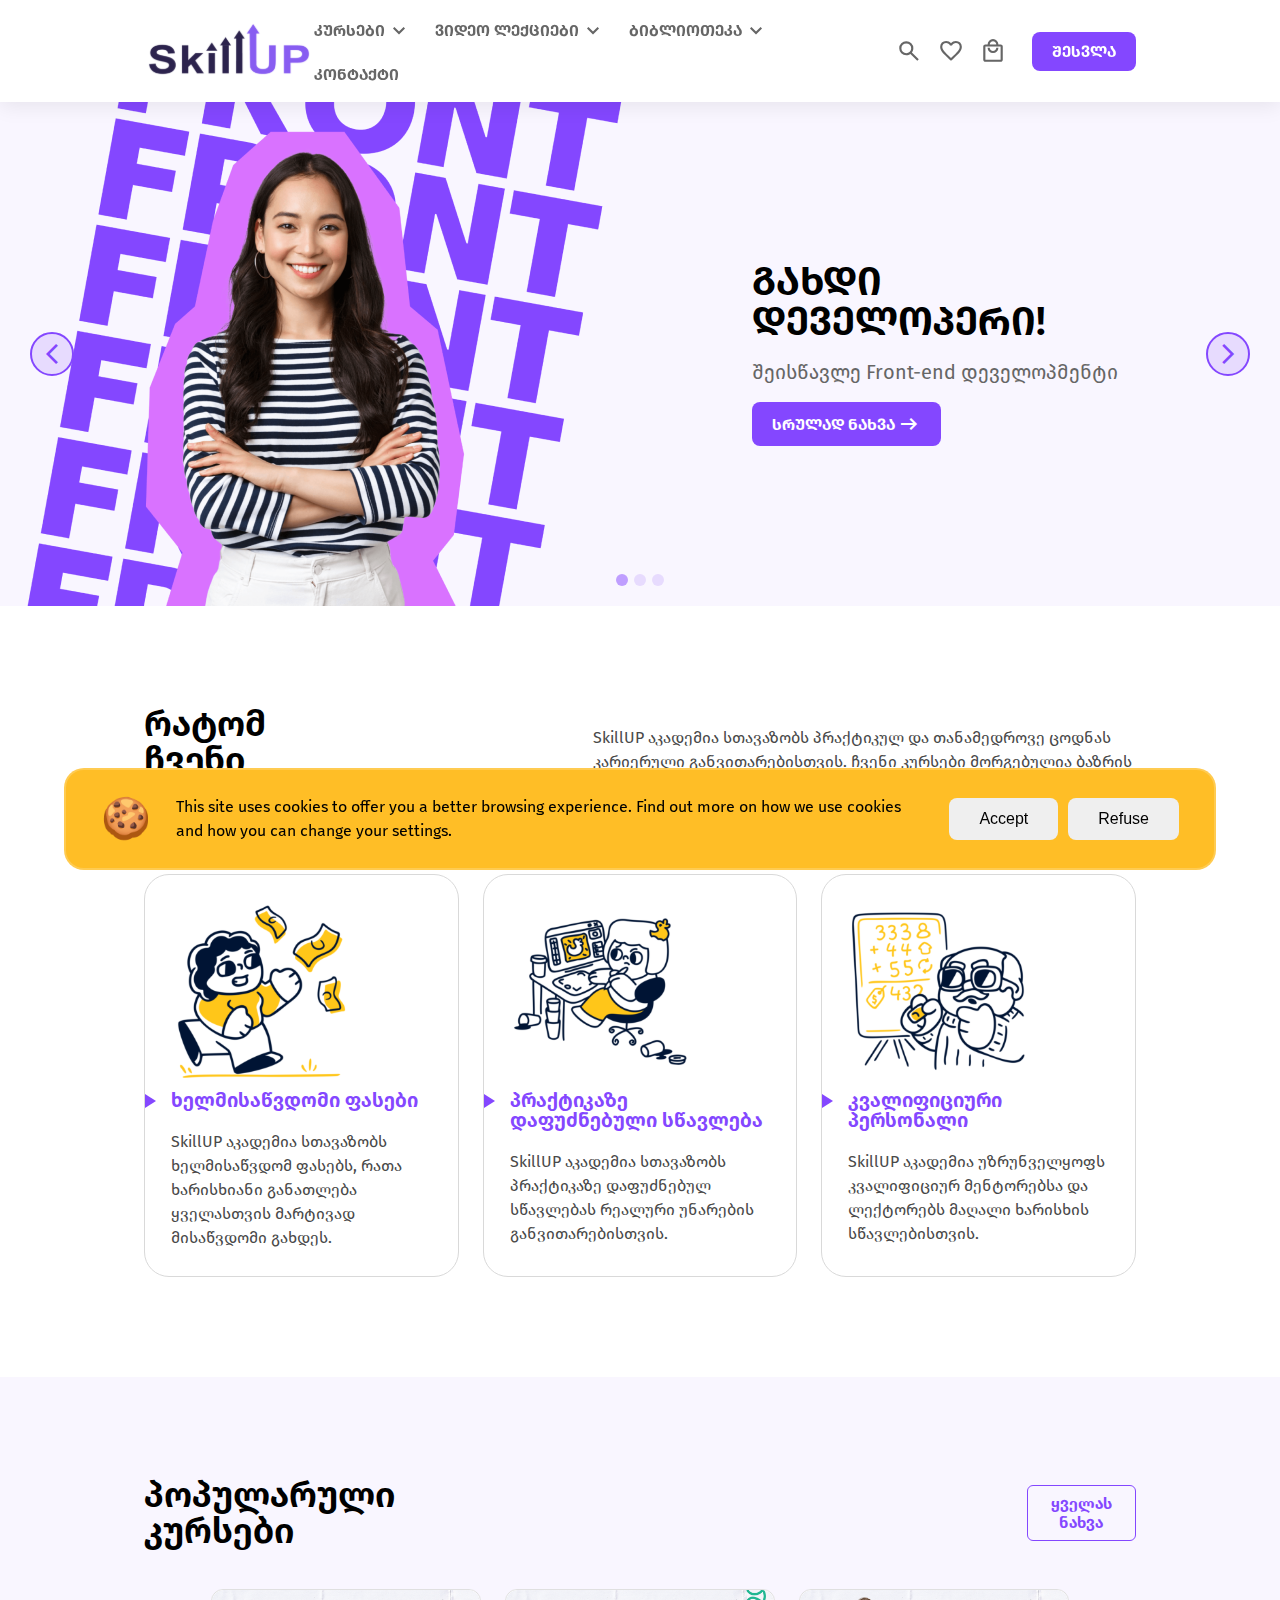
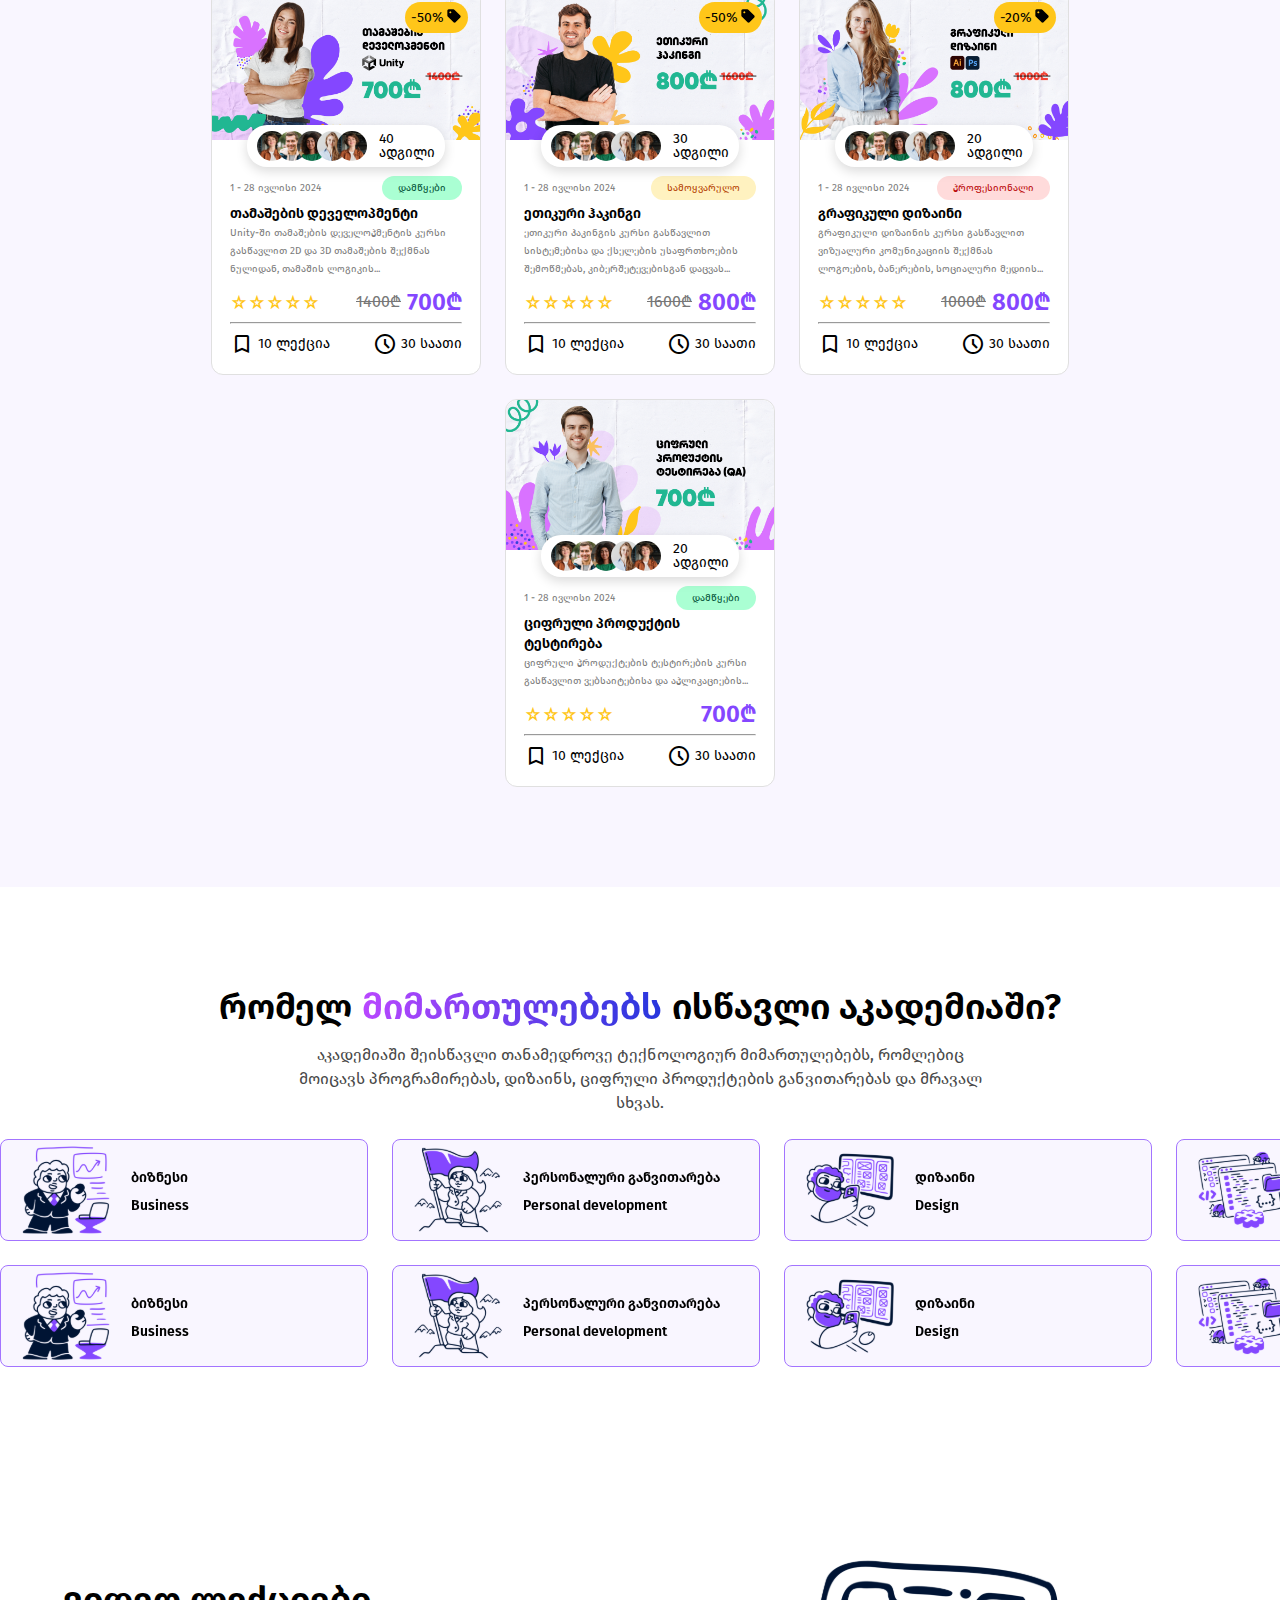
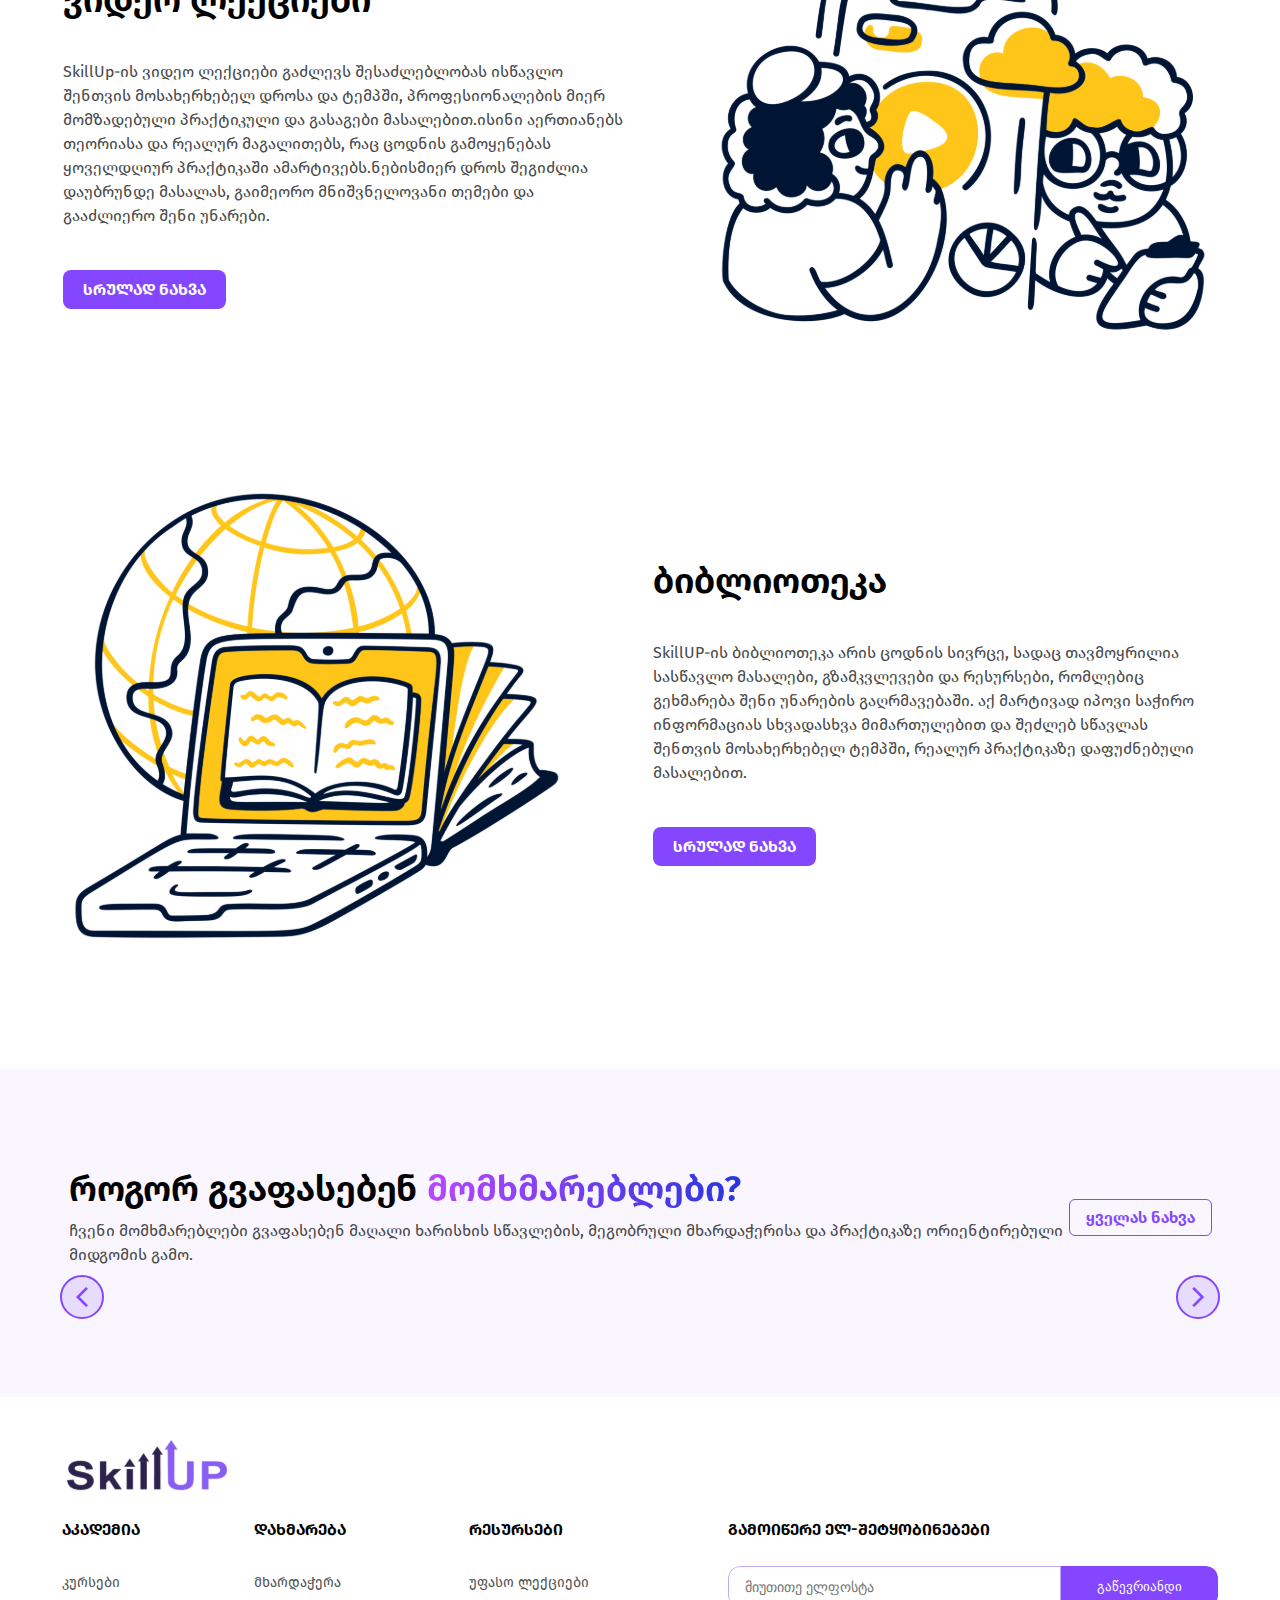
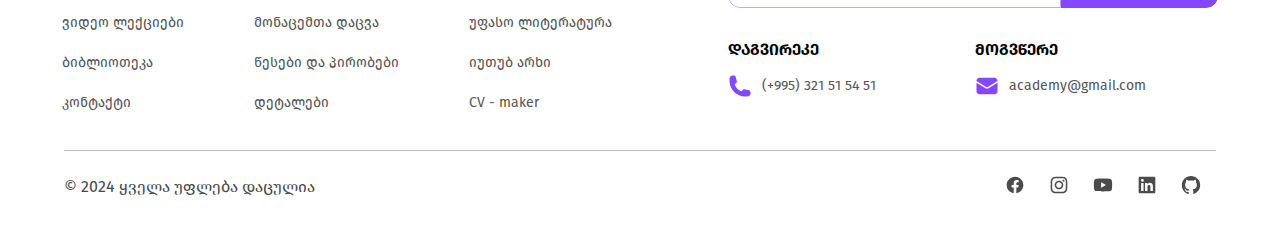
<file: index.html>
<!doctype html>
<html lang="en">
  <head>
    <meta charset="UTF-8" />
    <meta name="viewport" content="width=device-width, initial-scale=1.0" />
    <link rel="stylesheet" href="./css/reset.css" />
    <link
      rel="stylesheet"
      href="https://fonts.googleapis.com/css2?family=Material+Symbols+Outlined:opsz,wght,FILL,GRAD@20..48,100..700,0..1,-50..200"
    />
    <link rel="stylesheet" href="./css/style.css" />
    <script src="./js/script.js" defer></script>
    <script src="./js/slider.js" defer></script>
    <script src="./js/cookie_and_burger.js" defer ></script>

    <title>NIA FRONT FINAL</title>
  </head>

  <body>
    <header class="navbar">
      <a href="./index.html">
        <div class="logo">
          <img src="./svgs/LOGO.svg" alt="logo" />
        </div>
      </a>

      <div class="menu_toggle" id="burger">
          <span></span>
          <span></span>
          <span></span>
      </div>

      <div class="right_panel">
        <nav class="nav-links">
          <a href="#"
            >კურსები<span class="material-symbols-outlined nav-arrow"
              >keyboard_arrow_down</span
            ></a
          >
          <a href="#"
            >ვიდეო ლექციები<span class="material-symbols-outlined nav-arrow"
              >keyboard_arrow_down</span
            ></a
          >
          <a href="#"
            >ბიბლიოთეკა<span class="material-symbols-outlined nav-arrow"
              >keyboard_arrow_down</span
            ></a
          >
          <a href="#">კონტაქტი</a>
        </nav>

        <div class="nav-icons">
          <span class="material-symbols-outlined icon">search</span>
          <span class="material-symbols-outlined icon">favorite</span>
          <span class="material-symbols-outlined icon">local_mall</span>
        </div>

        <a href="./login.html">
          <button class="login_button">შესვლა</button>
        </a>

      </div>
    </header>

    <section class="slider">
      <div class="slides">
        <div class="slide slide_active">
          <img src="./images/slider_images/Developer.png" alt="Developer" />
          <div class="slide_content">
            <h1>გახდი დეველოპერი!</h1>
            <p>შეისწავლე Front-end დეველოპმენტი</p>
            <button class="button_arrow">
              სრულად ნახვა
              <span class="material-symbols-outlined arrow_icon">
                arrow_right_alt
              </span>
            </button>
          </div>
        </div>

        <div class="slide">
          <img src="./images/slider_images/Designer.png" alt="Designer" />
          <div class="slide_content">
            <h1>გახდი დიზაინერი!</h1>
            <p>შეისწავლე გრაფიკული დიზაინი</p>
            <button class="button_arrow">
              სრულად ნახვა
              <span class="material-symbols-outlined arrow_icon">
                arrow_right_alt
              </span>
            </button>
          </div>
        </div>

        <div class="slide">
          <img src="./images/slider_images/Businessman.png" alt="Businessman" />
          <div class="slide_content">
            <h1>გახდი ბიზნესმენი!</h1>
            <p>შექმენი საკუთარი ბიზნესი/სტარტაპი</p>
            <button class="button_arrow">
              სრულად ნახვა
              <span class="material-symbols-outlined arrow_icon">
                arrow_right_alt
              </span>
            </button>
          </div>
        </div>
      </div>

      <span class="material-symbols-outlined arrow_left1"
        >arrow_back_ios_new</span
      >
      <span class="material-symbols-outlined arrow_right1"
        >arrow_forward_ios</span
      >

      <div class="slider_dots">
        <span class="dot active"></span>
        <span class="dot"></span>
        <span class="dot"></span>
      </div>
    </section>

    <section class="section2">
      <div class="top_content">
        <div class="left_text">
          <h2 class="heading2">რატომ ჩვენი</h2>
          <h2 class="heading2_feradi">აკადემია?</h2>
        </div>
        <div class="text_wrapper">
          <p class="paragraph">
            SkillUP აკადემია სთავაზობს პრაქტიკულ და თანამედროვე ცოდნას კარიერული
            განვითარებისთვის. ჩვენი კურსები მორგებულია ბაზრის მოთხოვნებს და
            მუდმივად ერგება თანამედროვე ტრენდებს.
          </p>
        </div>
      </div>

      <div class="cards_below">
        <div class="card">
          <div class="card_photo">
            <img
              class="card_photo"
              src="./svgs/card_svgs/money.svg"
              alt="fasebi"
            />
          </div>

          <div class="card_triangle">
            <img src="./svgs/triangle icon.svg" alt="triangle" />
          </div>

          <h3 class="card_satauri">ხელმისაწვდომი ფასები</h3>
          <p class="paragraph">
            SkillUP აკადემია სთავაზობს ხელმისაწვდომ ფასებს, რათა ხარისხიანი
            განათლება ყველასთვის მარტივად მისაწვდომი გახდეს.
          </p>
        </div>

        <div class="card">
          <div class="card_photo">
            <img
              class="card_photo"
              src="./svgs/card_svgs/computer.svg"
              alt="swavleba"
            />
          </div>

          <div class="card_triangle">
            <img src="./svgs/triangle icon.svg" alt="triangle" />
          </div>

          <h3 class="card_satauri">პრაქტიკაზე დაფუძნებული სწავლება</h3>
          <p class="paragraph">
            SkillUP აკადემია სთავაზობს პრაქტიკაზე დაფუძნებულ სწავლებას რეალური
            უნარების განვითარებისთვის.
          </p>
        </div>

        <div class="card">
          <div class="card_photo">
            <img
              class="card_photo"
              src="./svgs/card_svgs/math.svg"
              alt="personali"
            />
          </div>

          <div class="card_triangle">
            <img src="./svgs/triangle icon.svg" alt="triangle" />
          </div>

          <h3 class="card_satauri">კვალიფიციური პერსონალი</h3>
          <p class="paragraph">
            SkillUP აკადემია უზრუნველყოფს კვალიფიციურ მენტორებსა და ლექტორებს
            მაღალი ხარისხის სწავლებისთვის.
          </p>
        </div>
      </div>
    </section>

    <section class="section3">
      <div class="section3_container">
        <div class="courses_header">
          <h2 class="heading2">პოპულარული კურსები</h2>
          <button class="button_outline">ყველას ნახვა</button>
        </div>

        <div class="courses_wrapper">

          <div class="course_cards">
            <div class="course_card">
              <div class="image_div">
                <img
                  src="./images/courses_cards_images/unity.png"
                  alt="Unity"
                />
              </div>
              <div class="sale">
                <p class="sale_para">-50%</p>
                <div class="sale_icon">
                  <img src="./svgs/sale icon.svg" alt="Sale" />
                </div>
              </div>
              <div class="places">
                <div class="places_photos">
                  <img src="./images/people_images/1.png" alt="1person" />
                  <img src="./images/people_images/2.png" alt="2person" />
                  <img src="./images/people_images/3.png" alt="3person" />
                  <img src="./images/people_images/4.png" alt="4person" />
                  <img src="./images/people_images/1.png" alt="5person" />
                </div>
                <p class="sale_para">40 ადგილი</p>
              </div>
              <div class="below_content">
                <div class="top_text">
                  <p class="top_para">1 - 28 ივლისი 2024</p>
                  <div class="top_para_peradi">დამწყები</div>
                </div>
                <p class="course_heading">თამაშების დეველოპმენტი</p>
                <p class="para_patara">
                  Unity-ში თამაშების დეველოპმენტის კურსი გასწავლით 2D და 3D
                  თამაშების შექმნას ნულიდან, თამაშის ლოგიკის...
                </p>
                <div class="bottom_text">
                  <div class="pasebi">
                    <div class="rating">
                      <span class="material-symbols-outlined starfirst">
                        star_rate
                      </span>
                      <span class="material-symbols-outlined starfirst">
                        star_rate
                      </span>
                      <span class="material-symbols-outlined starfirst">
                        star_rate
                      </span>
                      <span class="material-symbols-outlined starfirst">
                        star_rate
                      </span>
                      <span class="material-symbols-outlined starfirst">
                        star_rate
                      </span>
                    </div>

                    <div class="right_part">
                      <p class="old_price_para">1400₾</p>
                      <p class="new_price">700₾</p>
                    </div>
                  </div>

                  <hr class="card_line" />

                  <div class="below_line_content">
                    <div class="lecture_number">
                      <span class="material-symbols-outlined lecture">
                        bookmark
                      </span>
                      <p class="sale_para">10 ლექცია</p>
                    </div>

                    <div class="time_number">
                      <span class="material-symbols-outlined time">
                        schedule
                      </span>
                      <p class="sale_para">30 საათი</p>
                    </div>
                  </div>
                </div>
              </div>
            </div>

            <div class="course_card">
              <div class="image_div">
                <img
                  src="./images/courses_cards_images/hacking.png"
                  alt="Hacking"
                />
              </div>
              <div class="sale">
                <p class="sale_para">-50%</p>
                <div class="sale_icon">
                  <img src="./svgs/sale icon.svg" alt="Sale" />
                </div>
              </div>
              <div class="places">
                <div class="places_photos">
                  <img src="./images/people_images/1.png" alt="1person" />
                  <img src="./images/people_images/2.png" alt="2person" />
                  <img src="./images/people_images/3.png" alt="3person" />
                  <img src="./images/people_images/4.png" alt="4person" />
                  <img src="./images/people_images/1.png" alt="5person" />
                </div>
                <p class="sale_para">30 ადგილი</p>
              </div>
              <div class="below_content">
                <div class="top_text">
                  <p class="top_para">1 - 28 ივლისი 2024</p>
                  <div class="top_para_peradi_samoy">სამოყვარულო</div>
                </div>
                <p class="course_heading">ეთიკური ჰაკინგი</p>
                <p class="para_patara">
                  ეთიკური ჰაკინგის კურსი გასწავლით სისტემებისა და ქსელების
                  უსაფრთხოების შემოწმებას, კიბერშეტევებისგან დაცვას...
                </p>
                <div class="bottom_text">
                  <div class="pasebi">
                    <div class="rating">
                      <span class="material-symbols-outlined starfirst">
                        star_rate
                      </span>
                      <span class="material-symbols-outlined starfirst">
                        star_rate
                      </span>
                      <span class="material-symbols-outlined starfirst">
                        star_rate
                      </span>
                      <span class="material-symbols-outlined starfirst">
                        star_rate
                      </span>
                      <span class="material-symbols-outlined starfirst">
                        star_rate
                      </span>
                    </div>

                    <div class="right_part">
                      <p class="old_price_para">1600₾</p>
                      <p class="new_price">800₾</p>
                    </div>
                  </div>

                  <hr class="card_line" />

                  <div class="below_line_content">
                    <div class="lecture_number">
                      <span class="material-symbols-outlined lecture">
                        bookmark
                      </span>
                      <p class="sale_para">10 ლექცია</p>
                    </div>

                    <div class="time_number">
                      <span class="material-symbols-outlined time">
                        schedule
                      </span>
                      <p class="sale_para">30 საათი</p>
                    </div>
                  </div>
                </div>
              </div>
            </div>

            <div class="course_card">
              <div class="image_div">
                <img
                  src="./images/courses_cards_images/design.png"
                  alt="Design"
                />
              </div>
              <div class="sale">
                <p class="sale_para">-20%</p>
                <div class="sale_icon">
                  <img src="./svgs/sale icon.svg" alt="Sale" />
                </div>
              </div>
              <div class="places">
                <div class="places_photos">
                  <img src="./images/people_images/1.png" alt="1person" />
                  <img src="./images/people_images/2.png" alt="2person" />
                  <img src="./images/people_images/3.png" alt="3person" />
                  <img src="./images/people_images/4.png" alt="4person" />
                  <img src="./images/people_images/1.png" alt="5person" />
                </div>
                <p class="sale_para">20 ადგილი</p>
              </div>
              <div class="below_content">
                <div class="top_text">
                  <p class="top_para">1 - 28 ივლისი 2024</p>
                  <div class="top_para_peradi_prof">პროფესიონალი</div>
                </div>
                <p class="course_heading">გრაფიკული დიზაინი</p>
                <p class="para_patara">
                  გრაფიკული დიზაინის კურსი გასწავლით ვიზუალური კომუნიკაციის
                  შექმნას ლოგოების, ბანერების, სოციალური მედიის...
                </p>
                <div class="bottom_text">
                  <div class="pasebi">
                    <div class="rating">
                      <span class="material-symbols-outlined starfirst">
                        star_rate
                      </span>
                      <span class="material-symbols-outlined starfirst">
                        star_rate
                      </span>
                      <span class="material-symbols-outlined starfirst">
                        star_rate
                      </span>
                      <span class="material-symbols-outlined starfirst">
                        star_rate
                      </span>
                      <span class="material-symbols-outlined starfirst">
                        star_rate
                      </span>
                    </div>

                    <div class="right_part">
                      <p class="old_price_para">1000₾</p>
                      <p class="new_price">800₾</p>
                    </div>
                  </div>

                  <hr class="card_line" />

                  <div class="below_line_content">
                    <div class="lecture_number">
                      <span class="material-symbols-outlined lecture">
                        bookmark
                      </span>
                      <p class="sale_para">10 ლექცია</p>
                    </div>

                    <div class="time_number">
                      <span class="material-symbols-outlined time">
                        schedule
                      </span>
                      <p class="sale_para">30 საათი</p>
                    </div>
                  </div>
                </div>
              </div>
            </div>

            <div class="course_card">
              <div class="image_div">
                <img src="./images/courses_cards_images/QA.png" alt="QA" />
              </div>
              <div class="places">
                <div class="places_photos">
                  <img src="./images/people_images/1.png" alt="1person" />
                  <img src="./images/people_images/2.png" alt="2person" />
                  <img src="./images/people_images/3.png" alt="3person" />
                  <img src="./images/people_images/4.png" alt="4person" />
                  <img src="./images/people_images/1.png" alt="5person" />
                </div>
                <p class="sale_para">20 ადგილი</p>
              </div>
              <div class="below_content">
                <div class="top_text">
                  <p class="top_para">1 - 28 ივლისი 2024</p>
                  <div class="top_para_peradi">დამწყები</div>
                </div>
                <p class="course_heading">ციფრული პროდუქტის ტესტირება</p>
                <p class="para_patara">
                  ციფრული პროდუქტების ტესტირების კურსი გასწავლით ვებსაიტებისა და
                  აპლიკაციების...
                </p>
                <div class="bottom_text">
                  <div class="pasebi">
                    <div class="rating">
                      <span class="material-symbols-outlined starfirst">
                        star_rate
                      </span>
                      <span class="material-symbols-outlined starfirst">
                        star_rate
                      </span>
                      <span class="material-symbols-outlined starfirst">
                        star_rate
                      </span>
                      <span class="material-symbols-outlined starfirst">
                        star_rate
                      </span>
                      <span class="material-symbols-outlined starfirst">
                        star_rate
                      </span>
                    </div>

                    <div class="right_part">
                      <p class="new_price">700₾</p>
                    </div>
                  </div>

                  <hr class="card_line" />

                  <div class="below_line_content">
                    <div class="lecture_number">
                      <span class="material-symbols-outlined lecture">
                        bookmark
                      </span>
                      <p class="sale_para">10 ლექცია</p>
                    </div>

                    <div class="time_number">
                      <span class="material-symbols-outlined time">
                        schedule
                      </span>
                      <p class="sale_para">30 საათი</p>
                    </div>
                  </div>
                </div>
              </div>
            </div>
          </div>

        </div>
      </div>
    </section>

    <section class="section4">
      <div class="section4_wrapper">
              <div class="magla_section">
        <div class="magla_text">
          <h2 class="heading2">რომელ</h2>
          <h2 class="heading2_feradi">მიმართულებებს</h2>
          <h2 class="heading2">ისწავლი აკადემიაში?</h2>
        </div>

        <div class="dabla_text">
          <p class="paragraph">
            აკადემიაში შეისწავლი თანამედროვე ტექნოლოგიურ მიმართულებებს, რომლებიც
            მოიცავს პროგრამირებას, დიზაინს, ციფრული პროდუქტების განვითარებას და
            მრავალ სხვას.
          </p>
        </div>
      </div>

      <div class="infinity_loop">
        <div class="loop1">
          <div class="loop_card">
            <img src="./svgs/loop_svgs/Business.svg" alt="Business" />
            <div class="loop_text">
              <p class="course_heading">ბიზნესი</p>
              <p class="course_heading">Business</p>
            </div>
          </div>
          <div class="loop_card">
            <img
              src="./svgs/loop_svgs/Personal_deleopment.svg"
              alt="Personal development"
            />
            <div class="loop_text">
              <p class="course_heading">პერსონალური განვითარება</p>
              <p class="course_heading">Personal development</p>
            </div>
          </div>
          <div class="loop_card">
            <img src="./svgs/loop_svgs/design.svg" alt="Design" />
            <div class="loop_text">
              <p class="course_heading">დიზაინი</p>
              <p class="course_heading">Design</p>
            </div>
          </div>
          <div class="loop_card">
            <img src="./svgs/loop_svgs/development.svg" alt="Development" />
            <div class="loop_text">
              <p class="course_heading">დეველოპმენტი</p>
              <p class="course_heading">Development</p>
            </div>
          </div>
          <div class="loop_card">
            <img src="./svgs/loop_svgs/marketing.svg" alt="Marketing" />
            <div class="loop_text">
              <p class="course_heading">მარკეტინგი</p>
              <p class="course_heading">Marketing</p>
            </div>
          </div>
          <div class="loop_card">
            <img src="./svgs/loop_svgs/it.svg" alt="IT" />
            <div class="loop_text">
              <p class="course_heading">ტექნოლოგიები</p>
              <p class="course_heading">IT and software</p>
            </div>
          </div>

          <!-- another duplicates -->

          <div class="loop_card">
            <img src="./svgs/loop_svgs/Business.svg" alt="Business" />
            <div class="loop_text">
              <p class="course_heading">ბიზნესი</p>
              <p class="course_heading">Business</p>
            </div>
          </div>
          <div class="loop_card">
            <img
              src="./svgs/loop_svgs/Personal_deleopment.svg"
              alt="Personal development"
            />
            <div class="loop_text">
              <p class="course_heading">პერსონალური განვითარება</p>
              <p class="course_heading">Personal development</p>
            </div>
          </div>
          <div class="loop_card">
            <img src="./svgs/loop_svgs/design.svg" alt="Design" />
            <div class="loop_text">
              <p class="course_heading">დიზაინი</p>
              <p class="course_heading">Design</p>
            </div>
          </div>
          <div class="loop_card">
            <img src="./svgs/loop_svgs/development.svg" alt="Development" />
            <div class="loop_text">
              <p class="course_heading">დეველოპმენტი</p>
              <p class="course_heading">Development</p>
            </div>
          </div>
          <div class="loop_card">
            <img src="./svgs/loop_svgs/marketing.svg" alt="Marketing" />
            <div class="loop_text">
              <p class="course_heading">მარკეტინგი</p>
              <p class="course_heading">Marketing</p>
            </div>
          </div>
          <div class="loop_card">
            <img src="./svgs/loop_svgs/it.svg" alt="IT" />
            <div class="loop_text">
              <p class="course_heading">ტექნოლოგიები</p>
              <p class="course_heading">IT and software</p>
            </div>
          </div>
        </div>

        <div class="loop1 reversed">
          <div class="loop_card">
            <img src="./svgs/loop_svgs/Business.svg" alt="Business" />
            <div class="loop_text">
              <p class="course_heading">ბიზნესი</p>
              <p class="course_heading">Business</p>
            </div>
          </div>
          <div class="loop_card">
            <img
              src="./svgs/loop_svgs/Personal_deleopment.svg"
              alt="Personal development"
            />
            <div class="loop_text">
              <p class="course_heading">პერსონალური განვითარება</p>
              <p class="course_heading">Personal development</p>
            </div>
          </div>
          <div class="loop_card">
            <img src="./svgs/loop_svgs/design.svg" alt="Design" />
            <div class="loop_text">
              <p class="course_heading">დიზაინი</p>
              <p class="course_heading">Design</p>
            </div>
          </div>
          <div class="loop_card">
            <img src="./svgs/loop_svgs/development.svg" alt="Development" />
            <div class="loop_text">
              <p class="course_heading">დეველოპმენტი</p>
              <p class="course_heading">Development</p>
            </div>
          </div>
          <div class="loop_card">
            <img src="./svgs/loop_svgs/marketing.svg" alt="Marketing" />
            <div class="loop_text">
              <p class="course_heading">მარკეტინგი</p>
              <p class="course_heading">Marketing</p>
            </div>
          </div>
          <div class="loop_card">
            <img src="./svgs/loop_svgs/it.svg" alt="IT" />
            <div class="loop_text">
              <p class="course_heading">ტექნოლოგიები</p>
              <p class="course_heading">IT and software</p>
            </div>
          </div>

          <!-- another duplicates -->

          <div class="loop_card">
            <img src="./svgs/loop_svgs/Business.svg" alt="Business" />
            <div class="loop_text">
              <p class="course_heading">ბიზნესი</p>
              <p class="course_heading">Business</p>
            </div>
          </div>
          <div class="loop_card">
            <img
              src="./svgs/loop_svgs/Personal_deleopment.svg"
              alt="Personal development"
            />
            <div class="loop_text">
              <p class="course_heading">პერსონალური განვითარება</p>
              <p class="course_heading">Personal development</p>
            </div>
          </div>
          <div class="loop_card">
            <img src="./svgs/loop_svgs/design.svg" alt="Design" />
            <div class="loop_text">
              <p class="course_heading">დიზაინი</p>
              <p class="course_heading">Design</p>
            </div>
          </div>
          <div class="loop_card">
            <img src="./svgs/loop_svgs/development.svg" alt="Development" />
            <div class="loop_text">
              <p class="course_heading">დეველოპმენტი</p>
              <p class="course_heading">Development</p>
            </div>
          </div>
          <div class="loop_card">
            <img src="./svgs/loop_svgs/marketing.svg" alt="Marketing" />
            <div class="loop_text">
              <p class="course_heading">მარკეტინგი</p>
              <p class="course_heading">Marketing</p>
            </div>
          </div>
          <div class="loop_card">
            <img src="./svgs/loop_svgs/it.svg" alt="IT" />
            <div class="loop_text">
              <p class="course_heading">ტექნოლოგიები</p>
              <p class="course_heading">IT and software</p>
            </div>
          </div>
        </div>
      </div>
      </div>


        
      </div>
    </section>

    <section class="section5">
      <div class="Video_lectures">
        <div class="Video_lectures_text">
          <h2 class="heading2">ვიდეო ლექციები</h2>
          <div class="para_div">
            <p class="paragraph">SkillUp-ის ვიდეო ლექციები გაძლევს შესაძლებლობას ისწავლო შენთვის მოსახერხებელ დროსა და ტემპში, პროფესიონალების მიერ მომზადებული პრაქტიკული და გასაგები მასალებით.ისინი აერთიანებს თეორიასა და რეალურ მაგალითებს, რაც ცოდნის გამოყენებას ყოველდღიურ პრაქტიკაში ამარტივებს.ნებისმიერ დროს შეგიძლია დაუბრუნდე მასალას, გაიმეორო მნიშვნელოვანი თემები და გააძლიერო შენი უნარები.</p>
          </div>
          <button class="login_button lurji_button">სრულად ნახვა</button>
        </div>
        <img src="./svgs/big_svgs/ვიდეო ლექციები.svg" alt="Video Lectures">
      </div>
    </section>

    <section class="section6">
      <div class="Video_lectures biblioteka">
                <img src="./svgs/big_svgs/ბიბლიოთეკა.svg" alt="Library">
        <div class="Video_lectures_text">
          <h2 class="heading2">ბიბლიოთეკა</h2>
          <div class="para_div">
            <p class="paragraph">SkillUP-ის ბიბლიოთეკა არის ცოდნის სივრცე, სადაც თავმოყრილია სასწავლო მასალები, გზამკვლევები და რესურსები, რომლებიც გეხმარება შენი უნარების გაღრმავებაში.
აქ მარტივად იპოვი საჭირო ინფორმაციას სხვადასხვა მიმართულებით და შეძლებ სწავლას შენთვის მოსახერხებელ ტემპში, რეალურ პრაქტიკაზე დაფუძნებული მასალებით.</p>
          </div>
          <button class="login_button lurji_button">სრულად ნახვა</button>
        </div>

      </div>
    </section>

    <section class="momxmareblebi">
      <div class="section_container">
        <div class="satauri">
          <div class="satauri_text">
            <div class="satauri_magla">
              <h2 class="heading2">როგორ გვაფასებენ</h2>
              <h2 class="heading2_feradi">მომხმარებლები?</h2>
            </div>
          <p class="paragraph">ჩვენი მომხმარებლები გვაფასებენ მაღალი ხარისხის სწავლების, მეგობრული მხარდაჭერისა და პრაქტიკაზე ორიენტირებული მიდგომის გამო.</p>
          </div>
          <button class="button_outline button_satauri">ყველას ნახვა</button>
        </div>

        <div class="box_wrapper">
          <span class="material-symbols-outlined arrow_left_kursebis">arrow_back_ios_new</span>

          <div class="slider_view">
            <div class="box_container"></div>
          </div>

          <span class="material-symbols-outlined arrow_right_kursebis">arrow_forward_ios</span>

        </div>
      </div>
    </section>

    <section class="cookie">
      <div id="cookieid" class="cookie-banner">
      <div class="cookie-icon">🍪</div>
       <div class="cookie-content">
       <p class="cookietxt">This site uses cookies to offer you a better browsing experience. Find out more on how we use cookies and how you can change your settings.</p>
      
      </div>
      <div class="button-group">
      <button id="acceptCookies" class="accept-btn">Accept</button>
      <button id="refuseCookies" class="refuse-btn">Refuse</button>
      </div>
     </div>
    </section>

    <footer class="section_footer">
      <div class="footer_container">
        <div class="footer_left">
          <div class="logo footer_logo">
            <img src="./svgs/LOGO.svg" alt="LOGO">
          </div>

          <div class="footer_middle">

            <div class="footer_columns">
              <div class="footer_column">
                <p class="footer_satauri">აკადემია</p>
                <a href="#">კურსები</a>
                <a href="#">ვიდეო ლექციები</a>
                <a href="#">ბიბლიოთეკა</a>
                <a href="#">კონტაქტი</a>
              </div>

              <div class="footer_column">
                <p class="footer_satauri">დახმარება</p>
                <a href="#">მხარდაჭერა</a>
                <a href="#">მონაცემთა დაცვა</a>
                <a href="#">წესები და პირობები</a>
                <a href="#">დეტალები</a>
              </div>

              <div class="footer_column">
                <p class="footer_satauri">რესურსები</p>
                <a href="#">უფასო ლექციები</a>
                <a href="#">უფასო ლიტერატურა</a>
                <a href="#">იუთუბ არხი</a>
                <a href="#">CV - maker</a>
              </div>
        </div>



      <div class="contact_info">
        <div class="contact_top">
          <p class="footer_satauri">გამოიწერე ელ-შეტყობინებები</p>
          <div class="subscriber">
            <input 
              type="email"
              placeholder="მიუთითე ელფოსტა"
              class="subscribe_input"
              required
            >
            <button class="footer_button">გაწევრიანდი</button>
          </div>
        </div>

      <div class="contact_bottom">
        <div class="dagvireke">
          <p class="footer_satauri dagvireke_satauri">დაგვირეკე</p>
          <div class="number">
            <img src="./svgs/contact_svgs/phone.svg" alt="Phone">
            <a href="tel:+995321515451">(+995) 321 51 54 51</a>
          </div>
        </div>

        <div class="dagvireke">
          <p class="footer_satauri dagvireke_satauri">მოგვწერე</p>
          <div class="number">
            <img src="./svgs/contact_svgs/email.svg" alt="Email">
            <a href="mailto:academy@gmail.com">academy@gmail.com</a>
          </div>
        </div>
      </div>
    </div>
          </div>

      </div>
  </div>

  <hr class="footer_line">

  <div class="footer_end">
    <p class="paragraph">© 2024 ყველა უფლება დაცულია</p>

    <div class="social_media">
      <a href="#"><img src="./svgs/social_media_svgs/facebook.svg"></a>
      <a href="#"><img src="./svgs/social_media_svgs/instagram.svg"></a>
      <a href="#"><img src="./svgs/social_media_svgs/youtube.svg"></a>
      <a href="#"><img src="./svgs/social_media_svgs/linkedin.svg"></a>
      <a href="#"><img src="./svgs/social_media_svgs/github.svg"></a>
    </div>
  </div>
    </footer>

  </body>
</html>
</file>
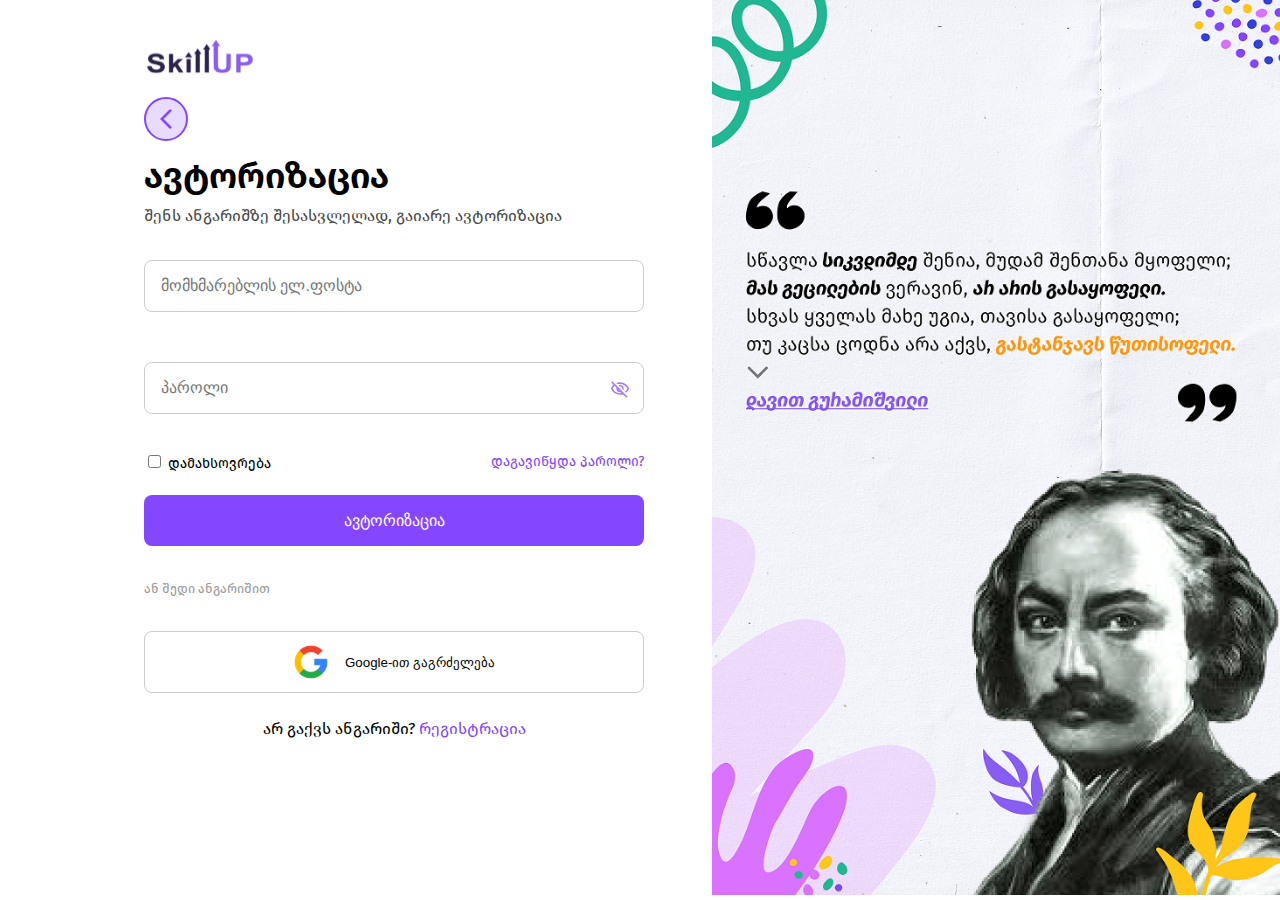
<file: login.html>
<!doctype html>
<html lang="en">
  <head>
    <meta charset="UTF-8" />
    <meta name="viewport" content="width=device-width, initial-scale=1.0" />
    <link rel="stylesheet" href="./css/reset.css" />
    <link
      rel="stylesheet"
      href="https://fonts.googleapis.com/css2?family=Material+Symbols+Outlined:opsz,wght,FILL,GRAD@20..48,100..700,0..1,-50..200"
    />
    <link rel="stylesheet" href="./css/style_login.css" />
    <script src="./js/login.js" defer></script>
    <title>LOGIN PAGE</title>
  </head>

  <body>
    <div class="login_container">
      <div class="login_container_left">
        <div class="login_top">
          <div class="logo logo_login">
            <img src="./svgs/LOGO.svg" alt="logo" />
          </div>

          <a href="./index.html">
            <span class="material-symbols-outlined left_arrow_login">
              arrow_back_ios_new
            </span>
          </a>
        </div>

        <div class="login_middle">
          <h2 class="heading2 heading2_login">ავტორიზაცია</h2>
          <p class="paragraph paragraph_login">
            შენს ანგარიშზე შესასვლელად, გაიარე ავტორიზაცია
          </p>

          <form id="loginForm">
            <input
              type="email"
              id="email"
              placeholder="მომხმარებლის ელ.ფოსტა"
            />

            <small class="error_text" id="emailError">
              <span class="material-symbols-outlined error_icon">error</span>
              <span class="error_message">აუცილებელი ველი</span>
            </small>

            <div class="password_box">
              <input type="password" id="password" placeholder="პაროლი" />
              <img
                id="togglePassword"
                class="eye_off"
                src="./svgs/visibility_svgs/off.svg"
                alt="eye_off"
              />
              <small class="error_text" id="passwordError">
                <span class="material-symbols-outlined error_icon">error</span>
                <span class="error_message">აუცილებელი ველი</span>
              </small>
            </div>

            <div class="form_row">
              <label><input type="checkbox" id="check" /> დამახსოვრება</label>
              <a href="#">დაგავიწყდა პაროლი?</a>
            </div>

            <button type="submit" class="blue_button">ავტორიზაცია</button>

            <div class="divider">
              <span>ან შედი ანგარიშით</span>
            </div>

            <button type="button" class="google_button">
              <img src="./svgs/google.svg" alt="google_icon" />
              Google-ით გაგრძელება
            </button>

            <p class="register">
              არ გაქვს ანგარიში?
              <a href="#">რეგისტრაცია</a>
            </p>
          </form>
        </div>
      </div>

      <div class="login_image">
        <img src="./images/login_images/login.png" alt="login_image" />
      </div>
    </div>
  </body>
</html>
</file>
<file: css/style.css>
@font-face {
    font-family: 'FiraGO-Bold';
    src:url(../font/FiraGO-Bold.woff2) format('woff2'),
        url(../font/FiraGO-Bold.woff) format('woff');
}


@font-face {
    font-family: 'FiraGO-Semibold';
    src:url(../font/FiraGO-SemiBold.woff2) format('woff2'),
        url(../font/FiraGO-SemiBold.woff) format('woff');
}


@font-face {
    font-family: 'FiraGO-Regular';
    src:url(../font/FiraGO-Regular.woff2) format('woff2'),
        url(../font/FiraGO-Regular.woff) format('woff');
}

body {
    font-family: 'FiraGO-Regular',  sans-serif;
}

/*---------------------------------------------*/



/* ----HEADER----- */

.navbar {
    position: sticky;
    top: 0;
    z-index: 1000;

    background-color: white;
    box-shadow: 0 4px 20px rgba(0, 0, 0, 0.08);

    display: flex;
    align-items: center;
    justify-content: space-between;
    padding: 19px 144px;
    
}

.nav-links {
    display: flex;
    gap: 24px;
    flex-wrap: wrap;
}

.nav-links a {
    font-family: 'FiraGO-Semibold', sans-serif;
    font-feature-settings: "case" on;
    color: #666666;
    font-size: 16px;
    display: inline-flex;
    position: relative;
    align-items: center;
    gap: 2px;
}

.nav-links a::after {
    content: "";
    position: absolute;
    left: 0;
    bottom: -2px;
    width: 0%;
    height: 2px;
    background: #7c3aed;
    transition: width 0.3s ease;
}

.nav-links a:hover {
    color: #7c3aed;
}

.nav-links a:hover::after {
    width: 100%;
}

.nav-icons {
    display: flex;
    gap: 4px;
}

.right_panel {
    display: flex;
    justify-content: center;
    align-items: center;
    gap: 24px;
}

.login_button {
    font-family: 'FiraGO-Semibold', sans-serif;
    font-feature-settings: "case" on;
    background-color: #8447FF;
    color: white;
    font-size: 16px;
    padding: 10px 20px;
    border-radius: 8px;
    border: none;
    cursor: pointer;

    position: relative;
    overflow: hidden;

    transition: 
    transform 0.3s ease,
    box-shadow 0.3s ease,
    background-color 0.3s ease;
}

.login_button::before {
    content: "";
    position: absolute;
    top: 0;
    left: -120%;
    width: 120%;
    height: 100%;
    background: linear-gradient(
        120deg,
        transparent,
        rgba(255, 255, 255, 0.4),
        transparent
    );
    transition: left 0.6s ease;
}

.login_button:hover {
    transform: translateY(-2px);
    box-shadow: 0 10px 25px rgba(132, 71, 255, 0.4);
    background-color: #7c3aed;
}

.login_button:hover::before {
    left: 120%;
}

.nav-icons {
    display: flex;
    align-items: center;
    gap: 12px;
}

.icon {
    color: #666666;
    font-size: 26px;
    border-radius: 8px;
    cursor: pointer;
    padding: 2px;

    transition: all 0.25s ease;
}

.icon:hover {
    background-color: #e7dbfe;
    color: #8447FF;
    transform: scale(1.1);
}



/*-----slider section------*/

.slider {
    position: relative;
    width: 100%;
    height: 504px;
    overflow: hidden;
}

.slides {
    width: 100%;
    height: 100%;
    position: relative;
}

.slide {
    position: absolute;
    inset: 0;
    opacity: 0;
    transition: opacity 0.6s ease;
}

.slide_active {
    opacity: 1;
    z-index: 1;
}

.slide img {
    width: 100%;
    height: 100%;
    object-fit: cover;
}

.slide_content {
    position: absolute;
    right: 10%;
    top: 50%;
    transform: translateY(-50%);
    max-width: 400px;
    color: white;
}


.slide_content h1 {
    font-family: 'FiraGO-Semibold', sans-serif;
    font-feature-settings: "case" on;
    font-size: 40px;
    color: black;
    margin-bottom: 20px;
}

.slide_content p {
    font-family: 'FiraGO-Regular', sans-serif;
    font-size: 20px;
    color: #666666;
    margin-bottom: 20px;
}

.button_arrow {
    font-family: 'FiraGO-Semibold', sans-serif;
    font-feature-settings: "case" on;
    background-color: #8447FF;
    color: white;
    font-size: 16px;
    padding: 10px 20px;
    border-radius: 8px;
    border: none;


    display: inline-flex;
    align-items: center;
    justify-content: center;
    gap: 2px;

    cursor: pointer;


    position: relative;
    overflow: hidden;

    transition: 
    transform 0.3s ease,
    box-shadow 0.3s ease,
    background-color 0.3s ease;
}

.button_arrow::before {
    content: "";
    position: absolute;
    top: 0;
    left: -120%;
    width: 120%;
    height: 100%;
    background: linear-gradient(
        120deg,
        transparent,
        rgba(255, 255, 255, 0.4),
        transparent
    );
    transition: left 0.6s ease;
}

.button_arrow:hover {
    transform: translateY(-2px);
    box-shadow: 0 10px 25px rgba(132, 71, 255, 0.4);
    background-color: #7c3aed;
}

.button_arrow:hover::before {
    left: 120%;
}

.arrow_left1, .arrow_right1 {
    position: absolute;
    top: 50%;
    transform: translateY(-50%);
    font-size: 24px;
    color: #8447FF;
    background-color: #e7dbfe;
    cursor: pointer;
    z-index: 10;

    width: 44px;
    height: 44px;

    border-radius: 50%;
    border: 2px solid #8447FF;

    display: flex;
    align-items: center;
    justify-content: center;

    transition: all 0.3s ease;
}

.arrow_left1 {
    left: 30px;
}

.arrow_right1 {
    right: 30px;
}

.arrow_left1:hover,
.arrow_right1:hover {
    background: #8447ff;
    color: white;
    transform: translateY(-50%) scale(1.1);
}

.slider_dots {
    position: absolute;
    bottom: 20px;
    left: 50%;
    transform: translateX(-50%);
    display: flex;
    gap: 6px;
    z-index: 10;
}

.dot {
    width: 12px;
    height: 12px;
    background-color: #e7dbfe ;
    border-radius: 50%;    
}

.dot.active {
    background-color: #BF9EFF;
}


/*  ---generated users section--- */

.box_surati {
    border-radius: 50%;
    height: 74px;
    width: 74px;
    margin-bottom: 8px;
}

.box_saxeli {
    font-family: 'FiraGO-Semibold', sans-serif;
    font-feature-settings: "case" on;
    font-size: 20px;
    margin-bottom: 6px;
}

.box_username {
    font-size: 12px;
    color: rgb(156, 156, 156);
    margin-bottom: 12px;
}

.box_para {
    font-family: 'FiraGO-Semibold', sans-serif;
    font-size: 10px;
    color: rgb(141, 141, 141);
    margin-bottom: 12px;
}

.stars {
    display: flex;
    gap: 4px;
}

.star {
    color: #FFC619;
}

.user1 {
    display: flex;
    align-items: left;
    justify-content: center;
    flex-direction: column;
    padding: 25px 21px 25px 21px;
    border: 1px solid rgb(219, 219, 219);
    width: 270px;
    border-radius: 8px;
    background-color: white;
    min-width: 270px;

    transition: 
    transform 0.3s ease,
    box-shadow 0.3s ease;
}

.user1:hover {
    transform: translateY(-4px) scale(1.01);
    box-shadow: 0 14px 28px rgba(161, 114, 255, 0.15);
}
.box_container {
    display: flex;
    gap: 24px;
    scroll-behavior: smooth;

    transition: transform 0.6s cubic-bezier(0.25, 0.8, 0.25, 1);
    will-change: transform;
}

.section_container {
    padding: 100px 0px 100px 0px;
    background-color: #F9F6FF;
}
.satauri_magla {
    display: flex;
    align-items: center;
    gap: 10px;
}

.satauri_text {
    max-width: 1000px;
    display: flex;
    flex-direction: column;
    gap: 10px;
}

.satauri {
    display: flex;
    height: auto;
    justify-content: center;
    align-items: center;
    padding: 0px 0px 30px;
}

.button_satauri {
    height: 100%;
}

.box_wrapper {
    display: flex;
    align-items: center;
    justify-content: center;
    gap: 24px;
    position: relative;
    max-width: 1500px;
    margin: 0 auto;
}

.slider_view {
    width: 100%;
    max-width: 1152px;
    overflow: hidden;
}



/*  ----section2----  */

.heading2 {
    font-family: 'FiraGO-Semibold', sans-serif;
    font-size: 36px;
    color: black;
}

.heading2_feradi {
    font-family: 'FiraGO-Semibold', sans-serif;
    font-size: 36px;
    line-height: 40px;
    background: linear-gradient(to right, #B947FF, #2736dd);
    -webkit-background-clip: text;
    -webkit-text-fill-color: transparent;
    background-clip: text;
    color: transparent;
}

.left_text {
    display: flex;
    flex-direction: column;
    align-items: left;
}

.paragraph {
    font-family: 'FiraGO-Regular', sans-serif;
    font-size: 16px;
    color: #494949;
    line-height: 24px;
}

.text_wrapper {
    width: 658px;
}

.top_content {
    display: flex;
    flex-direction: row;
    align-items: center;
    justify-content: center;
    gap:258px;
    padding: 100px 144px 24px 144px;
}

.card_satauri {
    font-family: 'FiraGO-Semibold', sans-serif;
    font-size: 20px;
    color: #8447FF;
    margin-bottom: 20px;
}

.card_photo {
    margin-bottom: 8px;
    width: 181px;
    height: 181px;
}

.card_triangle {
    position: absolute;
    left: -8px;
    top: 226px;
    transform: translateY(-50%);
    width: 24px;
    height: 24px;
}

.card {
    position: relative;
    display: flex;
    flex-direction: column;
    align-items: left;
    width: 368px;
    padding: 26px;
    border: 1px solid #D9D9D9;
    border-radius: 25px;
}

.cards_below {
    display: flex;
    justify-content: center;
    gap: 24px;
    padding: 32px 144px 100px 144px;
}


/*---- section3 -----*/

.course_card {
    position: relative;
    width: 270px;
    background: white;
    border-radius: 12px;
    overflow: hidden; 
    border: 1px solid #e0e0e0;

    transition: 
    transform 0.3s ease,
    box-shadow 0.3s ease;
}

.course_card:hover {
    transform: translateY(-4px) scale(1.01);
    box-shadow: 0 14px 28px rgba(161, 114, 255, 0.15);
}


.image_div {
    width: 100%;
    height: 150px;
    overflow: hidden;
    border-top-left-radius: 12px;
    border-top-right-radius: 12px;
}


.image_div img {
    width: 100%;
    height: 100%;
    object-fit: cover; 
    display: block;
}
.places_photos {
    display: flex;
    align-items: center;
}

.places_photos img {
    width: 30px;
    height:30px;
    border-radius: 50%;
    object-fit: cover;

    margin-left: -10px;
}

.places {
    position: absolute;
    top: 135px;
    left: 50%;
    transform: translateX(-50%);

    display: flex;
    align-items: center;
    justify-content: center;
    gap: 12px;

    background-color: white;
    padding: 6px 10px 6px 20px;
    border-radius: 20px;

    z-index: 5;

    box-shadow: 0 4px 12px rgba(0, 0, 0, 0.15);
}

.sale_para {
    font-family: 'FiraGO-Regular', sans-serif;
    color: black;
    font-size: 14px;
}

.sale {
    position: absolute;
    top: 12px;
    right: 12px;
    background-color: #FFC619;
    border-radius: 50px;

    display: flex;
    align-items: center;
    gap: 2px;

    padding: 6px 6px;
    z-index: 5;
}

.sale_icon img {
    width: 16px;
    height: 16px;
}

.top_para {
    font-family: 'FiraGO-Regular', sans-serif;
    font-size: 10px;
    line-height: 20px;
    color: rgb(122, 122, 122);
}

.top_para_peradi {
    font-family: 'FiraGO-Regular', sans-serif;
    font-size: 10px;
    line-height: 20px;
    color: #025237;
    background-color: #AAFFD3;
    padding: 2px 16px;
    display: inline-block;
    border-radius: 20px;
}

.top_para_peradi_samoy {
    font-family: 'FiraGO-Regular', sans-serif;
    font-size: 10px;
    line-height: 20px;
    color: #B54200;
    background-color: #FFF2C0;
    padding: 2px 16px;
    display: inline-block;
    border-radius: 20px;
}

.top_para_peradi_prof {
    font-family: 'FiraGO-Regular', sans-serif;
    font-size: 10px;
    line-height: 20px;
    color: #BA0707;
    background-color: #FFDBDB;
    padding: 2px 16px;
    display: inline-block;
    border-radius: 20px;
}

.top_text {
    display: flex;
    align-items: center;
    justify-content: space-between;
    margin-top: 24px;
}

.course_heading {
    font-family: 'FiraGO-Semibold', sans-serif;
    font-size: 14px;
    line-height: 20px;
    margin-top: 4px;
}

.para_patara {
    font-family: 'FiraGO-Regular', sans-serif;
    font-size: 10px;
    line-height: 18px;
    color: rgb(122, 122, 122);
    margin-bottom: 12px;
}

.starfirst {
    color: #FFC619;
    font-size: 18px;
}

.rating {
    display: flex;
}

.old_price_para {
    font-family: 'FiraGO-Regular', sans-serif;
    font-size: 16px;
    line-height: 18px;
    color: #777777;
    text-decoration: line-through;
}

.new_price{
    font-family: 'FiraGO-Semibold', sans-serif;
    font-size: 24px;
    color: #8447FF;
}

.right_part {
    display: flex;
    align-items: center;
    gap: 6px;
}

.pasebi {
    display: flex;
    align-items: center;
    justify-content: space-between;
}

.lecture_number {
    display: flex;
    align-items: center;
    gap: 4px;
}

.time_number {
    display: flex;
    align-items: center;
    gap: 4px;
}

.below_line_content {
    display: flex;
    align-items: center;
    justify-content: space-between;
}

.below_content {
    padding: 12px 18px 18px 18px;
}

.button_outline {
    font-family: 'FiraGO-Semibold', sans-serif;
    font-size: 16px;
    color: #8447FF;
    padding: 8px 16px;
    border: 1px solid #8447FF;
    border-radius: 6px;
    background-color: #F9F6FF;
    cursor: pointer;

    transition: 
    transform 0.25s ease,
    box-shadow 0.25s ease,
    background-color 0.25s ease,
    color 0.25s ease;
}

.courses_header {
    display: flex;
    align-items: center;
    justify-content: center;
    gap: 600px;
    padding: 100px 144px 40px 144px;
}

.button_outline:hover {
    background-color: #e7d8ff;
    transform: translateY(-3px);
    box-shadow: 0 8px 20px rgba(132, 71, 255, 0.2);
}


.course_cards {
    display: flex;
    flex-wrap: wrap;
    align-items: center;
    justify-content: center;
    gap: 24px;
    overflow-x: auto;
    scroll-behavior: smooth;
    padding: 0 144px 100px 144px;
}

.section3_container {
    background-color: #F9F6FF;
}

.courses_wrapper {
    position: relative;
}

.arrow_left_kursebis, .arrow_right_kursebis {
    position: absolute;
    top: 50%;
    transform: translateY(-50%);

    font-size: 24px;
    color: #8447FF;
    background-color: #e7dbfe;
    cursor: pointer;
    z-index: 10;

    width: 44px;
    height: 44px;

    border-radius: 50%;
    border: 2px solid #8447FF;

    display: flex;
    align-items: center;
    justify-content: center;

    transition: all 0.3s ease;
}

.arrow_left_kursebis {
    left: 60px;
}

.arrow_right_kursebis {
    right: 60px;
}

.arrow_left_kursebis:hover, .arrow_right_kursebis:hover {
    background: #8447ff;
    color: white;
    transform: translateY(-50%) scale(1.1);
}


/* ---- section4 ---- */

.magla_text {
    display: flex;
    align-items: center;
    justify-content: center;
    gap: 10px;
}

.dabla_text {
    width: 700px;
    margin: 0 auto;
    text-align: center;
}

.magla_section {
    display: flex;
    flex-direction: column;
    gap: 16px;
}

.loop_text {
    display: flex;
    flex-direction: column;
    justify-content: left;
    gap: 4px;
}

.loop_card {
    min-width: 220px;
    height: 102px;
    display: flex;
    flex-direction: row;
    justify-content: left;
    align-items: center;
    padding: 6px 0px 6px 20px;
    gap: 20px;
    width: 368px;
    background-color: #F9F6FF;
    border-radius: 8px;
    border: 1px solid #a374ff;
    white-space: nowrap;
}

.loop1 {
    display: flex;
    gap: 24px;
    padding: 0px 0px 24px 0px;
    width: max-content;
    animation: loopScroll 18s linear infinite;
    will-change: transform;

}

.infinity_loop {
    width: 100%;
    overflow: hidden;
    margin: 0 auto;
    padding: 24px 0 ;
}

.infinity_loop:hover .loop1 {
  animation-play-state: paused;
}

.reversed {
    animation-direction: reverse;
}


@keyframes loopScroll {
  from {
    transform: translateX(0);
  }
  to {
    transform: translateX(-50%);
  }
}

.section4_wrapper {
    padding: 100px 0px 76px 0px;
}


/* ----- section5 ----- */

.para_div {
    max-width: 564px;
}

.Video_lectures_text {
    display: flex;
    flex-direction: column;
    justify-content: left;
    gap: 42px;
}

.lurji_button {
    display: inline-flex;
    width: fit-content;
    text-align: center;
}

.Video_lectures {
    display: flex;
    justify-content: center;
    align-items: center;
    gap: 82px;
}

.biblioteka {
    padding: 61.5px 0px 100px 0px;
}


/*  ---- footer ---- */

.footer_satauri {
    font-family: 'FiraGO-Semibold', sans-serif;
    font-feature-settings: "case" on;
    margin-bottom: 12px;
}

.footer_columns {
    display: flex;
    gap: 70px;
}

.footer_column {
    display: flex;
    flex-direction: column;
    gap: 26px;
}

.footer_column a {
    font-family: 'FiraGO-Regular', sans-serif;
    font-size: 14px;
    color: #555;
    transition: all 0.25s ease;
}

.footer_column a:hover {
    color: #8447FF;
    transform: translateX(6px);
}

.subscriber {
    display: flex;
    width: 490px;
    border-radius: 12px;
    overflow: hidden;
}

.subscribe_input {
    flex: 1;
    border: 1px solid #bca9ff;
    padding: 12px 16px;
    font-size: 14px;
    outline: none;
    border-radius: 12px 0 0 12px;
}

.subscribe_input:focus {
    border-color: #8447FF;
}

.footer_button {
    background-color: #8447FF;
    color: white;
    border: none;
    padding: 0 36px;
    border-radius: 0 12px 12px 0;
    cursor: pointer;
    transition: background-color 0.3s ease;
}

.footer_button:hover {
    background-color: #581eca;
}

.contact_top {
    display: flex;
    flex-direction: column;
    gap: 16px;
    margin-bottom: 34px;
}

.contact_bottom {
    display: flex;
    gap: 99px;
}

.number {
    display: flex;
    align-items: center;
    gap: 10px;
}

.number a {
    font-size: 14px;
    color: #555;
    text-decoration: none;
}

.footer_section {
    display: flex;
    justify-content: center;
    gap: 80px;
    max-width: 1152px;
    margin: 0 auto;
}

.footer_section_with_logo {
    display: flex;
    flex-direction: column;
    align-items: flex-start;
    gap: 32px;
}

.social_media {
    display: flex;
    gap: 24px;
}

.social_media img {
    width: 20px;
    opacity: 0.7;
    transition: 0.2s ease;
}

.social_media img:hover {
    opacity: 1;
}

.footer_line {
    border: none;
    height: 1px;
    background-color: #c2c2c2;
    max-width: 1152px;
    margin: 40px auto 24px;
}

.footer_end {
    display: flex;
    align-items: center;
    gap: 690px; 
    max-width: 1152px;
    margin: 0 auto;
}

.footer_container {
    display: flex;
    justify-content: center;
    align-items: left;
}

.footer_middle {
    display: flex;
    flex-direction: row;
    justify-content: center;
    gap: 116px;
}

.footer_logo {
    margin-bottom: 24px;
}

.dagvireke_satauri {
    margin-bottom: 16px;
}

.section_footer {
    padding: 40px 0px 40px 0px;
}


/*------cookie section-------*/
.cookie-banner {
    position: fixed;
    bottom: 30px;
    left: 50%;
    transform: translateX(-50%);
    background-color: #ffbe26;
    padding: 25px 35px;
    border-radius: 20px;
    display: flex;
    align-items: center;
    gap: 25px;
    max-width: 1152px;
    width: 90%;
    border: 2px solid rgba(255, 255, 255, 0.2);
    z-index: 10;
}

.cookie-banner.expanded {
    max-width: 1152px;
    padding: 35px 45px;
}

.cookie-banner.hidden {
    display: none;
}

.cookie-icon {
    font-size: 40px;
}

.cookie-content {
    flex: 1;
}

.cookietxt {
    color: rgb(0, 0, 0);
    font-size: 16px;
    font-weight: 500;
    line-height: 1.5;
}

.refuse-message {
    color: white;
    font-size: 16px;
    font-weight: bold;
    margin-top: 15px;
    padding: 15px;
    background: rgba(255, 255, 255, 0.2);
    border-radius: 10px;
}

.refuse-message.hidden {
    display: none;
}

.button-group {
    display: flex;
    gap: 10px;
}

.accept-btn, .refuse-btn {
    border: none;
    padding: 12px 30px;
    border-radius: 8px;
    font-size: 16px;
}



/*   ----MENU(BURGER BAR)---- */



.menu_toggle {
    display: none;
    flex-direction: column;
    gap: 5px;
    cursor: pointer;
    padding: 10px;
    z-index: 1001;
}

.menu_toggle span {
    width: 25px;
    height: 3px;
    background-color: #8447FF;
    border-radius: 2px;
    transition: all 0.3s ease;
}


.menu_toggle.active span:nth-child(1) {
    transform: rotate(45deg) translate(5px, 5px);
}

.menu_toggle.active span:nth-child(2) {
    opacity: 0;
}

.menu_toggle.active span:nth-child(3) {
    transform: rotate(-45deg) translate(7px, -6px);
}


/* ----- 1024px - Tablet Landscape / Small Desktop--- */

@media (max-width: 1024px) {
    /* Header */
    .navbar {
        padding: 15px 40px;
        gap: 40px;
    }

    .mobile_left {
        display: none;
    }

    .mobile_icons {
        display: none;
    }

    .nav-links {
        gap: 16px;
    }

    .nav-links a {
        font-size: 14px;
    }

    .right_panel {
        gap: 16px;
    }

    /* Slider */
    .slider {
        height: 400px;
    }

    .slide_content {
        right: 5%;
        max-width: 350px;
    }

    .slide_content h1 {
        font-size: 32px;
    }

    .slide_content p {
        font-size: 16px;
    }

    /* Section 2 */
    .top_content {
        flex-direction: column;
        gap: 30px;
        padding: 60px 40px 24px;
        text-align: center;
    }

    .left_text {
        align-items: center;
    }

    .text_wrapper {
        width: 100%;
        max-width: 600px;
    }

    .cards_below {
        padding: 32px 40px 60px;
        gap: 20px;
    }

    .card {
        width: 300px;
        padding: 20px;
    }

    .card_photo {
        width: 140px;
        height: 140px;
    }

    .card_triangle {
        top: 180px;
    }

    /* Section 3 - Courses */
    .courses_header {
        gap: 200px;
        padding: 60px 40px 30px;
    }

    .course_cards {
        padding: 0 40px 60px;
        gap: 20px;
    }

    .arrow_left_kursebis {
        left: 20px;
    }

    .arrow_right_kursebis {
        right: 20px;
    }

    /* Section 4 */
    .section4_wrapper {
        padding: 60px 0 50px;
    }

    .dabla_text {
        width: 90%;
        max-width: 600px;
    }

    /* Section 5 & 6 */
    .Video_lectures {
        gap: 40px;
        padding: 0 40px;
    }

    .Video_lectures img {
        max-width: 400px;
    }

    .para_div {
        max-width: 450px;
    }

    /* generated Users Section */
    .section_container {
        padding: 60px 0;
    }

    .satauri {
        flex-direction: column;
        gap: 20px;
        padding: 0 40px 30px;
    }

    .satauri_text {
        text-align: center;
    }

    .satauri_magla {
        justify-content: center;
    }

    /* Footer */
    .footer_middle {
        gap: 60px;
    }

    .footer_columns {
        gap: 40px;
    }

    .footer_end {
        gap: 100px;
        padding: 0 40px;
    }

    .subscriber {
        width: 400px;
    }

    .contact_bottom {
        gap: 50px;
    }

    /* --cookie--*/

    .cookie-banner {
        padding: 20px 28px;
        gap: 20px;
    }

    .cookietxt {
        font-size: 15px;
    }

    .accept-btn,
    .refuse-btn {
        padding: 10px 24px;
        font-size: 15px;
    }
}




/*---- 768px - Tablet Portrait --- */

@media (max-width: 768px) {
    /* Header - */
    .navbar {
        padding: 15px 20px;
        justify-content: space-between;
        gap: 0;
    }

    .menu_toggle {
        display: flex;
    }

    .right_panel {
        position: fixed;
        inset: 0;
        background: white;
        flex-direction: column;
        justify-content: flex-start;
        padding: 40px 30px;
        transform: translateX(100%);
        transition: transform 0.35s ease;
        z-index: 1000;
    }

    .right_panel.active {
        transform: translateX(0);
    }

    .nav-links {
        margin-top: 80px;
        flex-direction: column;
        gap: 28px;
        width: 100%;
    }

    .nav-links a {
        font-size: 16px;
        padding: 10px 0;
        border-bottom: 1px solid #eee;
    }

    .nav-icons {
        display: none;
    }

    .login_button {
        width: 100%;
        text-align: center;
        margin-top: 20px;
    }

    /* Slider */
    .slider {
        height: 350px;
    }

    .slide_content {
        right: 50%;
        transform: translate(50%, -50%);
        text-align: center;
        max-width: 90%;
        padding: 20px;
        background: rgba(255, 255, 255, 0.9);
        border-radius: 12px;
    }

    .slide_content h1 {
        font-size: 26px;
        margin-bottom: 12px;
    }

    .slide_content p {
        font-size: 14px;
        margin-bottom: 16px;
    }

    .arrow_left1, .arrow_right1 {
        width: 36px;
        height: 36px;
        font-size: 20px;
    }

    .arrow_left1 {
        left: 15px;
    }

    .arrow_right1 {
        right: 15px;
    }

    /* Section 2 */
    .heading2, .heading2_feradi {
        font-size: 28px;
        line-height: 34px;
    }

    .top_content {
        padding: 40px 20px 20px;
    }

    .cards_below {
        flex-direction: column;
        align-items: center;
        padding: 20px 20px 40px;
    }

    .card {
        width: 100%;
        max-width: 350px;
    }

    .card_photo {
        width: 120px;
        height: 120px;
    }

    .card_triangle {
        top: 155px;
    }

    /* Section 3 - Courses */
    .courses_header {
        flex-direction: column;
        gap: 20px;
        padding: 40px 20px 20px;
        text-align: center;
    }

    .course_cards {
        padding: 0 20px 40px;
        justify-content: center;
    }

    .arrow_left_kursebis, .arrow_right_kursebis {
        display: none;
    }

    /* Section 4 */
    .magla_text {
        flex-direction: column;
        gap: 0;
        text-align: center;
    }

    .dabla_text {
        padding: 0 20px;
    }

    .loop_card {
        min-width: 180px;
        width: 280px;
        height: 90px;
        padding: 6px 15px;
        gap: 15px;
    }

    .loop_card img {
        width: 50px;
        height: 50px;
    }

    .course_heading {
        font-size: 12px;
    }

    /* Section 5 & 6 */
    .Video_lectures {
        flex-direction: column;
        gap: 30px;
        padding: 40px 20px;
    }

    .Video_lectures img {
        max-width: 100%;
        order: -1;
    }

    .Video_lectures_text {
        text-align: center;
        align-items: center;
        gap: 24px;
    }

    .para_div {
        max-width: 100%;
    }

    .biblioteka {
        padding: 40px 0;
    }

    .section6 .Video_lectures img {
        order: 0;
    }

    /* Users Section */
    .satauri {
        padding: 0 20px 20px;
    }

    .satauri_magla {
        flex-direction: column;
        gap: 0;
    }

    .box_wrapper {
        padding: 0 20px;
    }

    .slider_view {
        max-width: 100%;
    }

    .user1 {
        min-width: 250px;
        width: 250px;
    }

    /* Footer */
    .footer_container {
        flex-direction: column;
        padding: 0 20px;
    }

    .footer_middle {
        flex-direction: column;
        gap: 40px;
    }

    .footer_columns {
        flex-wrap: wrap;
        gap: 30px;
        justify-content: center;
    }

    .footer_column {
        min-width: 140px;
    }

    .contact_info {
        width: 100%;
    }

    .subscriber {
        width: 100%;
        max-width: 400px;
    }

    .contact_bottom {
        flex-direction: column;
        gap: 20px;
    }

    .footer_line {
        margin: 30px 20px 20px;
    }

    .footer_end {
        flex-direction: column;
        gap: 20px;
        text-align: center;
        padding: 0 20px;
    }

    /* Login Page */
    .login_container {
        flex-direction: column;
        padding: 20px;
    }

    .login_container_left {
        width: 100%;
    }

    .login_image {
        display: none;
    }

    .login_middle {
        max-width: 100%;
    }

    /* --cookie --*/

    .cookie-banner {
        flex-direction: column;
        text-align: center;
        padding: 20px;
    }

    .cookie-icon {
        font-size: 34px;
    }

    .button-group {
        width: 100%;
        justify-content: center;
    }

    .accept-btn,
    .refuse-btn {
        width: 100%;
    }
}


/* --- 480px - Mobile Landscape / Large Phone ---*/
@media (max-width: 480px) {
    /* Header */
    .navbar {
        padding: 12px 15px;
    }

    .logo img {
        width: 80px;
    }

    .nav-icons-mobile {
        gap: 8px;
    }

    .nav-icons-mobile .icon {
        font-size: 22px;
    }

    /* Slider */
    .slider {
        height: 300px;
    }

    .slide_content {
        padding: 15px;
    }

    .slide_content h1 {
        font-size: 22px;
        margin-bottom: 10px;
    }

    .slide_content p {
        font-size: 13px;
        margin-bottom: 12px;
    }

    .button_arrow {
        font-size: 14px;
        padding: 8px 16px;
    }

    .arrow_left1, .arrow_right1 {
        width: 32px;
        height: 32px;
        font-size: 18px;
    }

    .arrow_left1 {
        left: 10px;
    }

    .arrow_right1 {
        right: 10px;
    }

    .dot {
        width: 10px;
        height: 10px;
    }

    /* Section 2 */
    .heading2, .heading2_feradi {
        font-size: 24px;
        line-height: 30px;
    }

    .paragraph {
        font-size: 14px;
        line-height: 22px;
    }

    .top_content {
        padding: 30px 15px 15px;
    }

    .cards_below {
        padding: 15px 15px 30px;
    }

    .card {
        padding: 16px;
    }

    .card_satauri {
        font-size: 18px;
    }

    .card_photo {
        width: 100px;
        height: 100px;
    }

    .card_triangle {
        top: 135px;
    }

    /* Section 3 - Courses */
    .courses_header {
        flex-direction: row;
        justify-content: space-between;
        padding: 30px 15px 15px;
    }

    .course_cards {
        padding: 0 15px 30px;
        gap: 16px;
    }

    .course_card {
        width: 250px;
        flex-shrink: 0;
        flex: 0 0 auto;


    }

    .button_outline {
        font-size: 14px;
        padding: 6px 12px;
        white-space: nowrap;
    }

    /* Section 4 */
    .section4_wrapper {
        padding: 40px 0 30px;
    }

    .loop_card {
        min-width: 160px;
        width: 240px;
        height: 80px;
        padding: 6px 12px;
        gap: 12px;
    }

    .loop_card img {
        width: 40px;
        height: 40px;
    }

    .loop1 {
        gap: 16px;
    }

    /* Section 5 & 6 - Fixed width button */
    .Video_lectures {
        padding: 30px 15px;
        gap: 20px;
    }

    .Video_lectures_text {
        gap: 20px;
    }

    /* Users Section - momxmareblebi */
    .section_container {
        padding: 40px 0;
    }

    .satauri {
        flex-direction: row;
        justify-content: space-between;
        align-items: flex-start;
        padding: 0 15px 15px;
    }

    .satauri_text {
        text-align: left;
        max-width: 60%;
    }

    .box_wrapper {
        padding: 0 15px;
    }

    .user1 {
        min-width: 220px;
        width: 220px;
        padding: 20px 16px;
        flex-shrink: 0;
    }

    .box_surati {
        width: 60px;
        height: 60px;
    }

    .box_saxeli {
        font-size: 18px;
    }

    .box_para {
        font-size: 9px;
    }

    /* Footer  */
    .section_footer {
        padding: 30px 0;
    }

    .footer_logo img {
        width: 100px;
    }

    .footer_columns {
        flex-direction: column;
        align-items: flex-start;
        text-align: left;
    }

    .footer_column {
        align-items: flex-start;
    }

    .footer_satauri {
        font-size: 14px;
    }

    .footer_column a {
        font-size: 13px;
    }

    .subscriber {
        flex-direction: column;
        border-radius: 8px;
    }

    .subscribe_input {
        border-radius: 8px;
        margin-bottom: 10px;
    }

    .footer_button {
        border-radius: 8px;
        padding: 12px 24px;
    }

    .contact_bottom {
        align-items: flex-start;
        text-align: left;
    }

    .dagvireke {
        display: flex;
        flex-direction: column;
        align-items: flex-start;
    }

    .number {
        justify-content: flex-start;
    }

    .social_media {
        justify-content: flex-start;
    }

    /* --- cookie -- */

    .cookie-banner {
        bottom: 15px;
        padding: 16px;
        border-radius: 16px;
    }

    .cookietxt {
        font-size: 14px;
    }

    .accept-btn,
    .refuse-btn {
        font-size: 14px;
        padding: 10px;
    }
}


/* --- 320px - Small Mobile ---  */

@media (max-width: 320px) {
    /* Header */
    .navbar {
        padding: 10px 12px;
    }

    .logo img {
        width: 70px;
    }

    .menu_toggle span {
        width: 22px;
        height: 2px;
    }

    .nav-icons-mobile {
        gap: 6px;
    }

    .nav-icons-mobile .icon {
        font-size: 20px;
    }

    /* Slider */
    .slider {
        height: 250px;
    }

    .slide_content {
        padding: 12px;
    }

    .slide_content h1 {
        font-size: 18px;
        margin-bottom: 8px;
    }

    .slide_content p {
        font-size: 12px;
        margin-bottom: 10px;
    }

    .button_arrow {
        font-size: 12px;
        padding: 6px 12px;
    }

    .arrow_left1, .arrow_right1 {
        width: 28px;
        height: 28px;
        font-size: 16px;
    }

    .dot {
        width: 8px;
        height: 8px;
    }

    /* Section 2 */
    .heading2, .heading2_feradi {
        font-size: 20px;
        line-height: 26px;
    }

    .paragraph {
        font-size: 13px;
        line-height: 20px;
    }

    .top_content {
        padding: 25px 12px 12px;
    }

    .cards_below {
        padding: 12px 12px 25px;
    }

    .card {
        padding: 14px;
    }

    .card_satauri {
        font-size: 16px;
        margin-bottom: 12px;
    }

    .card_photo {
        width: 80px;
        height: 80px;
    }

    .card_triangle {
        top: 115px;
        width: 18px;
        height: 18px;
    }

    /* Section 3 - Courses */
    .courses_header {
        flex-direction: row;
        justify-content: space-between;
        padding: 25px 12px 12px;
    }

    .heading2 {
        font-size: 18px;
    }

    .course_cards {
        padding: 0 12px 25px;
        gap: 12px;
    }

    .course_card {
        width: 230px;
        flex-shrink: 0;
    }

    .button_outline {
        font-size: 12px;
        padding: 5px 10px;
    }

    .image_div {
        height: 120px;
    }

    .places {
        top: 105px;
        padding: 4px 8px 4px 14px;
        gap: 8px;
    }

    .places_photos img {
        width: 24px;
        height: 24px;
    }

    .sale_para {
        font-size: 12px;
    }

    .below_content {
        padding: 10px 14px 14px;
    }

    .new_price {
        font-size: 20px;
    }

    .old_price_para {
        font-size: 14px;
    }

    /* Section 4 */
    .section4_wrapper {
        padding: 30px 0 25px;
    }

    .loop_card {
        min-width: 140px;
        width: 200px;
        height: 70px;
        padding: 5px 10px;
        gap: 10px;
    }

    .loop_card img {
        width: 35px;
        height: 35px;
    }

    .course_heading {
        font-size: 11px;
    }

    /* Section 5 & 6 */
    .Video_lectures {
        padding: 25px 12px;
    }

    .Video_lectures_text {
        gap: 16px;
    }

    /* Users Section - momxmareblebi */
    .section_container {
        padding: 30px 0;
    }

    .satauri {
        flex-direction: column;
        align-items: flex-start;
        gap: 15px;
        padding: 0 12px 12px;
    }

    .satauri_text {
        max-width: 100%;
    }

    .box_wrapper {
        padding: 0 12px;
    }

    .user1 {
        min-width: 200px;
        width: 200px;
        padding: 16px 14px;
        flex-shrink: 0;
    }

    .box_surati {
        width: 50px;
        height: 50px;
    }

    .box_saxeli {
        font-size: 16px;
    }

    .box_username {
        font-size: 11px;
    }

    .box_para {
        font-size: 8px;
    }

    .star {
        font-size: 18px;
    }

    /* Footer */
    .section_footer {
        padding: 25px 0;
    }

    .footer_container {
        padding: 0 12px;
    }

    .footer_logo img {
        width: 90px;
    }

    .footer_middle {
        gap: 30px;
    }

    .footer_column {
        gap: 20px;
        align-items: flex-start;
    }

    .footer_satauri {
        font-size: 13px;
    }

    .footer_column a {
        font-size: 12px;
    }

    .subscribe_input {
        font-size: 13px;
        padding: 10px 12px;
    }

    .footer_button {
        font-size: 13px;
        padding: 10px 20px;
    }

    .number a {
        font-size: 12px;
    }

    .footer_line {
        margin: 20px 12px 15px;
    }

    .footer_end {
        padding: 0 12px;
        gap: 15px;
        align-items: flex-start;
        text-align: left;
    }

    .footer_end .paragraph {
        font-size: 12px;
    }

    .social_media {
        gap: 16px;
        justify-content: flex-start;
    }

    .social_media img {
        width: 18px;
    }

    /* --- cookie --- */

    .cookie-banner {
        padding: 12px;
        gap: 12px;
    }

    .cookie-icon {
        font-size: 28px;
    }

    .cookietxt {
        font-size: 13px;
    }
}
</file>
<file: css/style_login.css>
@font-face {
    font-family: 'FiraGO-Bold';
    src:url(../font/FiraGO-Bold.woff2) format('woff2'),
        url(../font/FiraGO-Bold.woff) format('woff');
}


@font-face {
    font-family: 'FiraGO-Semibold';
    src:url(../font/FiraGO-SemiBold.woff2) format('woff2'),
        url(../font/FiraGO-SemiBold.woff) format('woff');
}


@font-face {
    font-family: 'FiraGO-Regular';
    src:url(../font/FiraGO-Regular.woff2) format('woff2'),
        url(../font/FiraGO-Regular.woff) format('woff');
}

body {
    font-family: 'FiraGO-Regular',  sans-serif;
}
/*-------------------------------------------*/




/* ---- login page ----*/ 

.heading2 {
    font-family: 'FiraGO-Semibold', sans-serif;
    font-size: 36px;
    color: black;
}

.paragraph {
    font-family: 'FiraGO-Regular', sans-serif;
    font-size: 16px;
    color: #494949;
    line-height: 24px;
}

.logo_login img {
    width: 112px;
    height: 50px;
}

.login_middle {
    display: flex;
    flex-direction: column;
    max-width: 500px;
}

.heading2_login {
    margin-bottom: 10px;
}

.paragraph_login {
    margin-bottom: 32px;
}

#loginForm {
    display: flex;
    flex-direction: column;
    gap: 12px;
}

#loginForm input {
    padding: 16px 16px;
    border-radius: 8px;
    border: 1px solid #ccc;
    font-size: 16px;
    outline: none;
    transition: 0.3s;
}

#loginForm input:focus {
    border-color: #8447ff;
}

.password_box {
    position: relative;
    width: 100%;
}

.password_box img {
    position: absolute;
    right: 14px;
    top: 50%;
    transform: translateY(-50%);
    cursor: pointer;
    width: 20px;
    opacity: 0.7;
    transition: 0.2s;
}

.password_box img:hover {
    opacity: 1;
}

.password_box input {
    width: 100%;
    padding-right: 48px;
}
.form_row {
    display: flex;
    justify-content: space-between;
    align-items: center;
    font-size: 14px;
}

.form_row a {
  color: #8447ff;
}

.blue_button {
    margin-top: 12px;
    padding: 16px;
    background: #8447ff;
    color: white;
    border: none;
    border-radius: 8px;
    font-size: 16px;
    cursor: pointer;
    transition: 0.3s;
}

.blue_button:hover {
    background-color: #530fdc;
}

.divider {
    display: flex;
    align-items: center;
    gap: 12px;
    margin: 24px 0;
    font-size: 13px;
    color: #999;
}

.google_button {
    display: flex;
    align-items: center;
    justify-content: center;
    gap: 16px;
    padding: 12px;
    background: white;
    border: 1px solid #ccc;
    border-radius: 8px;
    cursor: pointer;
    transition: 0.3s;
}

.google_button:hover {
    background-color: #ebebeb;
}

.register {
    margin-top: 16px;
    font-size: 16px;
    text-align: center;
}

.register a {
    color:#8447FF;
}

.login_top {
    display: flex;
    flex-direction: column;
    position: absolute;
    top: 32px;
    gap: 12px;
}

.login_image {
    width: 50%;
}

.login_image img {
    width: 100%;
    height: 100%;
    object-fit: cover;
}

.login_container {
    display: flex;
    padding-left: 144px ;
}

.login_container_left {
    width: 50%;
    display: flex;
    flex-direction: column;
    justify-content: center;
    position: relative;
}


.left_arrow_login {
    font-size: 24px;
    background-color: #e7dbfe;
    color: #8447FF;
    cursor: pointer;

    width: 44px;
    height: 44px;

    border-radius: 50%;
    border: 2px solid #8447FF;
    display: flex;
    align-items: center;
    justify-content: center;
    transition: all 0.3s ease;

}

.left_arrow_login:hover {
    background-color: #8447FF;
    color: white;
    transform:scale(1.1);
}

/* ---- error section ---*/

.error_text {
    display: flex;
    align-items: center;
    font-size: 16px;
    margin-top: 2px;
    color: #F44336;
    visibility: hidden;
}

.error_icon {
    color: #F44336;
    font: 6px;
    margin-right: 6px;
}

.eye_off {
    margin-top: -12px;
}



/*----------------responsive -----------*/


/* -------- 1024px -------- */
@media (max-width: 1024px) {
    .login_container {
        padding-left: 80px;
    }

    .login_middle {
        max-width: 420px;
    }

    .login_image {
        width: 45%;
    }

    .login_container_left {
        width: 55%;
    }
}

/* -------- 768px -------- */
@media (max-width: 768px) {
    .login_container {
        flex-direction: column;
        padding: 40px;
    }

    .login_container_left {
        width: 100%;
        align-items: center;
    }

    .login_middle {
        max-width: 100%;
    }

    .login_image {
        display: none;
    }

    .login_top {
        position: static;
        flex-direction: row;
        justify-content: space-between;
        width: 100%;
        margin-bottom: 32px;
    }

    .login_top a {
        order: 1;
    }

    .logo_login {
        order: 2;
    }

    .login_image {
        display: none;
    }
}

/* -------- 480px -------- */
@media (max-width: 480px) {
    .login_container {
        padding: 24px;
    }

    .heading2_login {
        font-size: 22px;
    }

    .paragraph_login {
        font-size: 14px;
    }

    #loginForm input {
        padding: 14px;
        font-size: 14px;
    }

    .blue_button,
    .google_button {
        padding: 14px;
        font-size: 14px;
    }

    .form_row {
        flex-direction: column;
        align-items: flex-start;
        gap: 8px;
    }

    .register {
        font-size: 14px;
    }

    .login_top a {
        order: 1;
    }

    .logo_login {
        order: 2;
    }

    .login_image {
        display: none;
    }
}

/* -------- 320px -------- */
@media (max-width: 320px) {
    .login_container {
        padding: 16px;
    }

    .heading2_login {
        font-size: 20px;
    }

    .paragraph_login {
        font-size: 13px;
    }

    .left_arrow_login {
        width: 36px;
        height: 36px;
        font-size: 18px;
    }

    .logo_login img {
        width: 90px;
        height: auto;
    }

    .login_top a {
        order: 1;
    }

    .logo_login {
        order: 2;
    }

    .login_image {
        display: none;
    }
}
</file>
